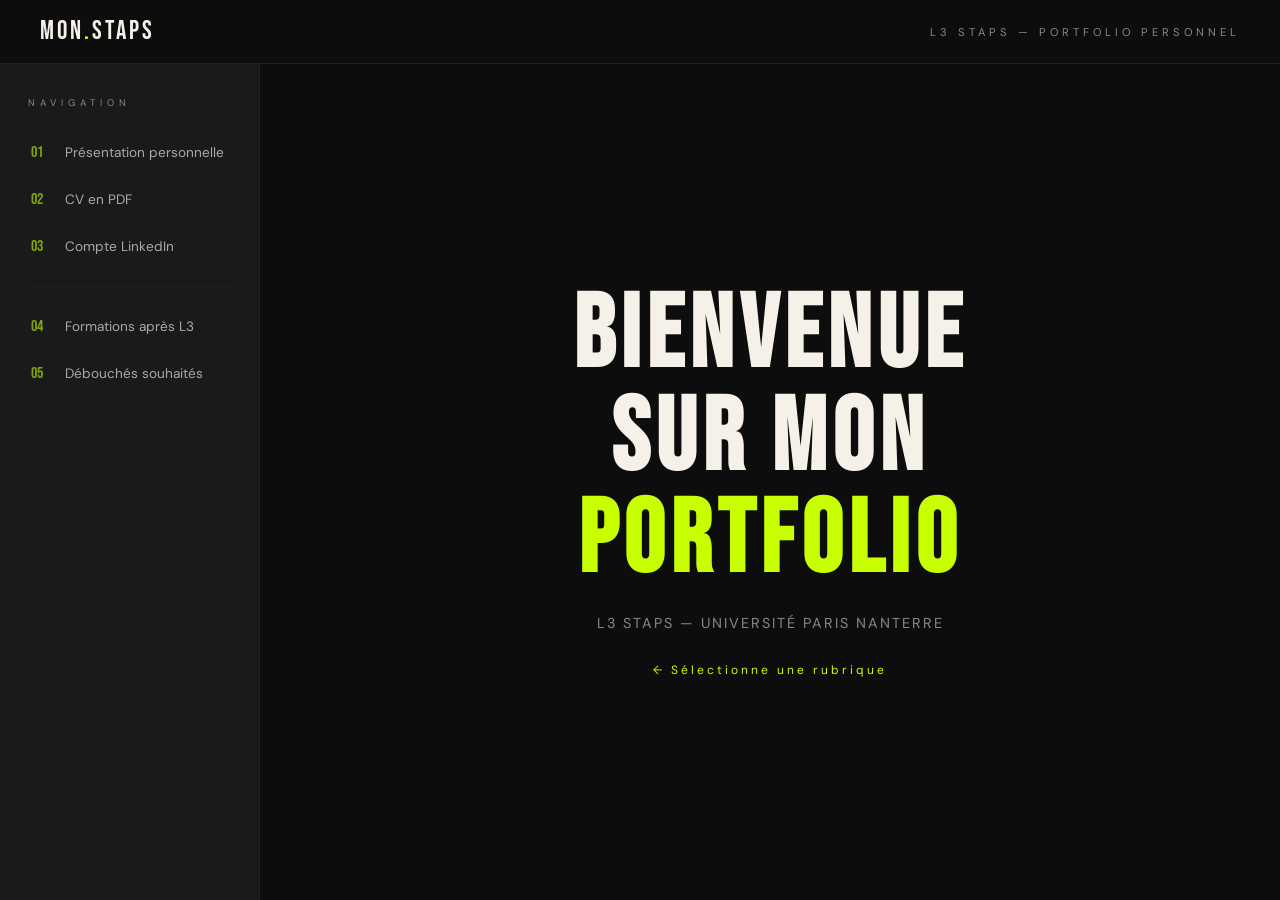
<file: index.html>
<!DOCTYPE html>
<html lang="fr">
<head>
  <meta charset="UTF-8">
  <meta name="viewport" content="width=device-width, initial-scale=1.0">
  <title>Mon Portfolio STAPS</title>
  <link rel="preconnect" href="https://fonts.googleapis.com">
  <link href="https://fonts.googleapis.com/css2?family=Bebas+Neue&family=DM+Sans:wght@300;400;500&display=swap" rel="stylesheet">
  <style>
    :root {
      --noir: #0d0d0d;
      --blanc: #f5f0e8;
      --accent: #c8ff00;
      --gris: #1a1a1a;
      --gris2: #2a2a2a;
      --texte-menu: #888;
    }

    * { margin: 0; padding: 0; box-sizing: border-box; }

    body {
      font-family: 'DM Sans', sans-serif;
      background: var(--noir);
      color: var(--blanc);
      height: 100vh;
      display: flex;
      flex-direction: column;
      overflow: hidden;
    }

    /* HEADER */
    header {
      display: flex;
      align-items: center;
      justify-content: space-between;
      padding: 0 40px;
      height: 64px;
      background: var(--noir);
      border-bottom: 1px solid #222;
      flex-shrink: 0;
      z-index: 10;
    }

    .logo {
      font-family: 'Bebas Neue', sans-serif;
      font-size: 1.6rem;
      letter-spacing: 3px;
      color: var(--blanc);
    }
    .logo span { color: var(--accent); }

    .header-tag {
      font-size: 0.7rem;
      letter-spacing: 4px;
      text-transform: uppercase;
      color: var(--texte-menu);
    }

    /* LAYOUT PRINCIPAL */
    .layout {
      display: flex;
      flex: 1;
      overflow: hidden;
    }

    /* SIDEBAR MENU */
    nav {
      width: 260px;
      flex-shrink: 0;
      background: var(--gris);
      border-right: 1px solid #222;
      display: flex;
      flex-direction: column;
      padding: 32px 0;
      overflow-y: auto;
    }

    .nav-label {
      font-size: 0.6rem;
      letter-spacing: 5px;
      text-transform: uppercase;
      color: var(--texte-menu);
      padding: 0 28px 20px;
    }

    nav a {
      display: flex;
      align-items: center;
      gap: 14px;
      padding: 14px 28px;
      text-decoration: none;
      color: #aaa;
      font-size: 0.85rem;
      font-weight: 400;
      border-left: 3px solid transparent;
      transition: all 0.2s;
      cursor: pointer;
    }

    nav a:hover, nav a.active {
      color: var(--blanc);
      background: var(--gris2);
      border-left-color: var(--accent);
    }

    nav a .num {
      font-family: 'Bebas Neue', sans-serif;
      font-size: 1rem;
      color: var(--accent);
      opacity: 0.6;
      width: 20px;
    }

    nav a:hover .num, nav a.active .num { opacity: 1; }

    .nav-divider {
      height: 1px;
      background: #222;
      margin: 16px 28px;
    }

    /* IFRAME ZONE */
    .content-area {
      flex: 1;
      position: relative;
      background: #111;
      overflow: hidden;
    }

    iframe {
      width: 100%;
      height: 100%;
      border: none;
      background: var(--blanc);
    }

    /* Écran d'accueil */
    .welcome {
      position: absolute;
      inset: 0;
      display: flex;
      flex-direction: column;
      align-items: center;
      justify-content: center;
      gap: 20px;
      background: var(--noir);
      text-align: center;
      transition: opacity 0.4s;
    }

    .welcome h1 {
      font-family: 'Bebas Neue', sans-serif;
      font-size: clamp(3rem, 8vw, 7rem);
      letter-spacing: 6px;
      line-height: 1;
    }

    .welcome h1 span { color: var(--accent); }

    .welcome p {
      color: var(--texte-menu);
      font-size: 0.9rem;
      letter-spacing: 2px;
      text-transform: uppercase;
    }

    .welcome .arrow {
      margin-top: 10px;
      font-size: 0.75rem;
      color: var(--accent);
      letter-spacing: 3px;
      animation: pulse 2s infinite;
    }

    @keyframes pulse {
      0%, 100% { opacity: 1; }
      50% { opacity: 0.3; }
    }

    .welcome.hidden { opacity: 0; pointer-events: none; }
  </style>
</head>
<body>

<header>
  <div class="logo">MON<span>.</span>STAPS</div>
  <div class="header-tag">L3 STAPS — Portfolio personnel</div>
</header>

<div class="layout">
  <nav>
    <div class="nav-label">Navigation</div>

    <a href="#" onclick="loadPage('presentation.html', this)">
      <span class="num">01</span> Présentation personnelle
    </a>
    <a href="#" onclick="loadPage('cv.html', this)">
      <span class="num">02</span> CV en PDF
    </a>
    <a href="#" onclick="loadPage('linkedin.html', this)">
      <span class="num">03</span> Compte LinkedIn
    </a>

    <div class="nav-divider"></div>

    <a href="#" onclick="loadPage('formations.html', this)">
      <span class="num">04</span> Formations après L3
    </a>
    <a href="#" onclick="loadPage('debouches.html', this)">
      <span class="num">05</span> Débouchés souhaités
    </a>
  </nav>

  <div class="content-area">
    <div class="welcome" id="welcome">
      <h1>BIENVENUE<br>SUR MON<br><span>PORTFOLIO</span></h1>
      <p>L3 STAPS — Université Paris Nanterre</p>
      <div class="arrow">← Sélectionne une rubrique</div>
    </div>
    <iframe id="mainFrame" src="" title="Contenu principal"></iframe>
  </div>
</div>

<script>
  function loadPage(page, el) {
    document.getElementById('welcome').classList.add('hidden');
    document.getElementById('mainFrame').src = page;
    document.querySelectorAll('nav a').forEach(a => a.classList.remove('active'));
    el.classList.add('active');
    return false;
  }
</script>

</body>
</html>
</file>
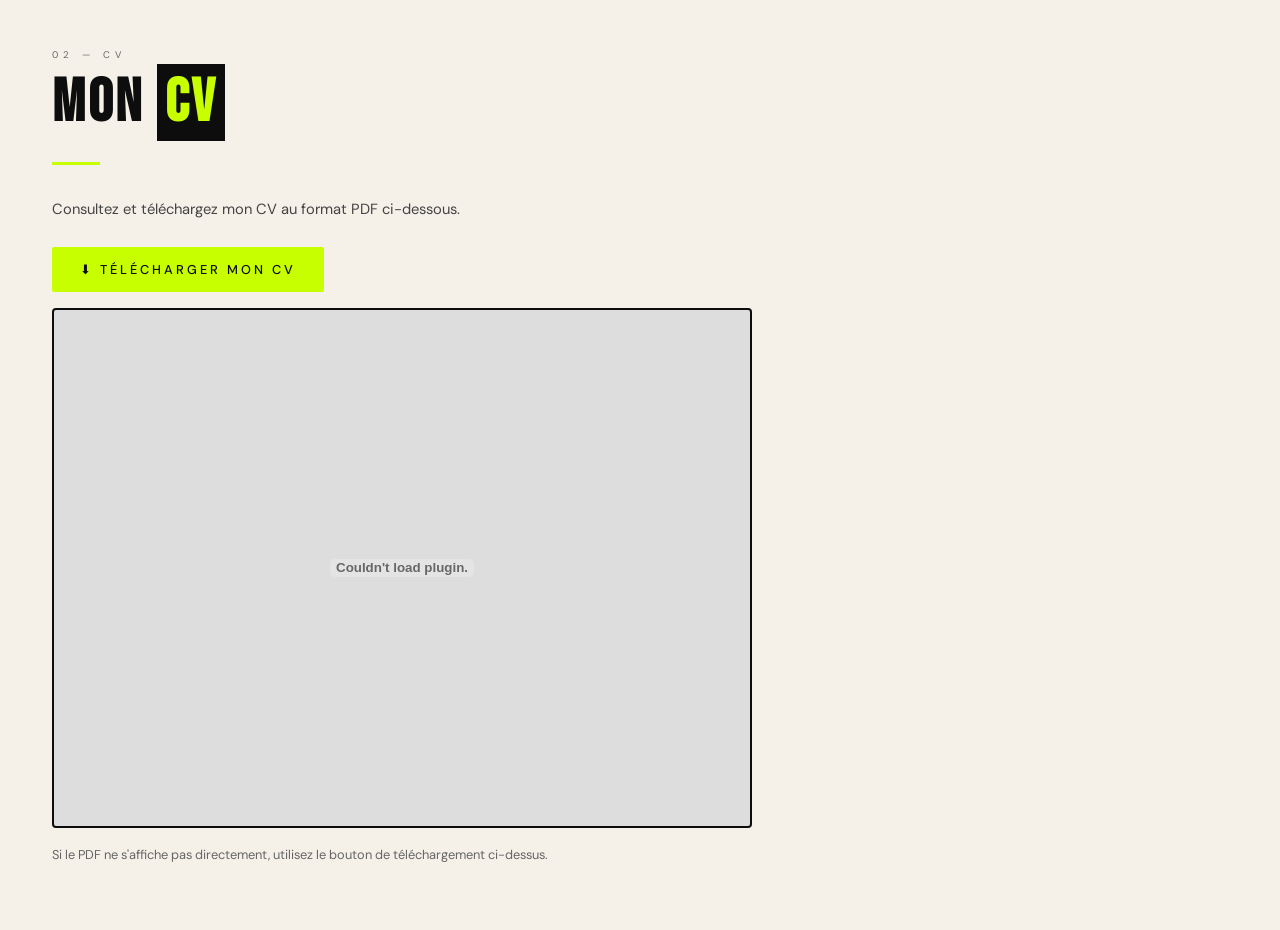
<file: cv.html>
<!DOCTYPE html>
<html lang="fr">
<head>
  <meta charset="UTF-8">
  <title>CV — Victor Guillemot</title>
  <link rel="stylesheet" href="style.css">
  <style>
    .pdf-wrapper {
      width: 100%;
      max-width: 700px;
      height: 520px;
      border: 2px solid var(--noir);
      border-radius: 4px;
      overflow: hidden;
      margin-top: 16px;
      background: #ddd;
    }
    .pdf-wrapper embed {
      width: 100%;
      height: 100%;
    }
  </style>
</head>
<body>

  <div class="page-tag">02 — CV</div>
  <h1>MON <span>CV</span></h1>
  <div class="divider"></div>

  <p>Consultez et téléchargez mon CV au format PDF ci-dessous.</p>

  <a class="btn accent" href="CV.pdf" download>⬇ Télécharger mon CV</a>

  <div class="pdf-wrapper">
    <embed src="CV.pdf" type="application/pdf" />
  </div>

  <p style="margin-top: 16px; font-size: 0.8rem; color: var(--texte-light);">
    Si le PDF ne s'affiche pas directement, utilisez le bouton de téléchargement ci-dessus.
  </p>

</body>
</html>
</file>
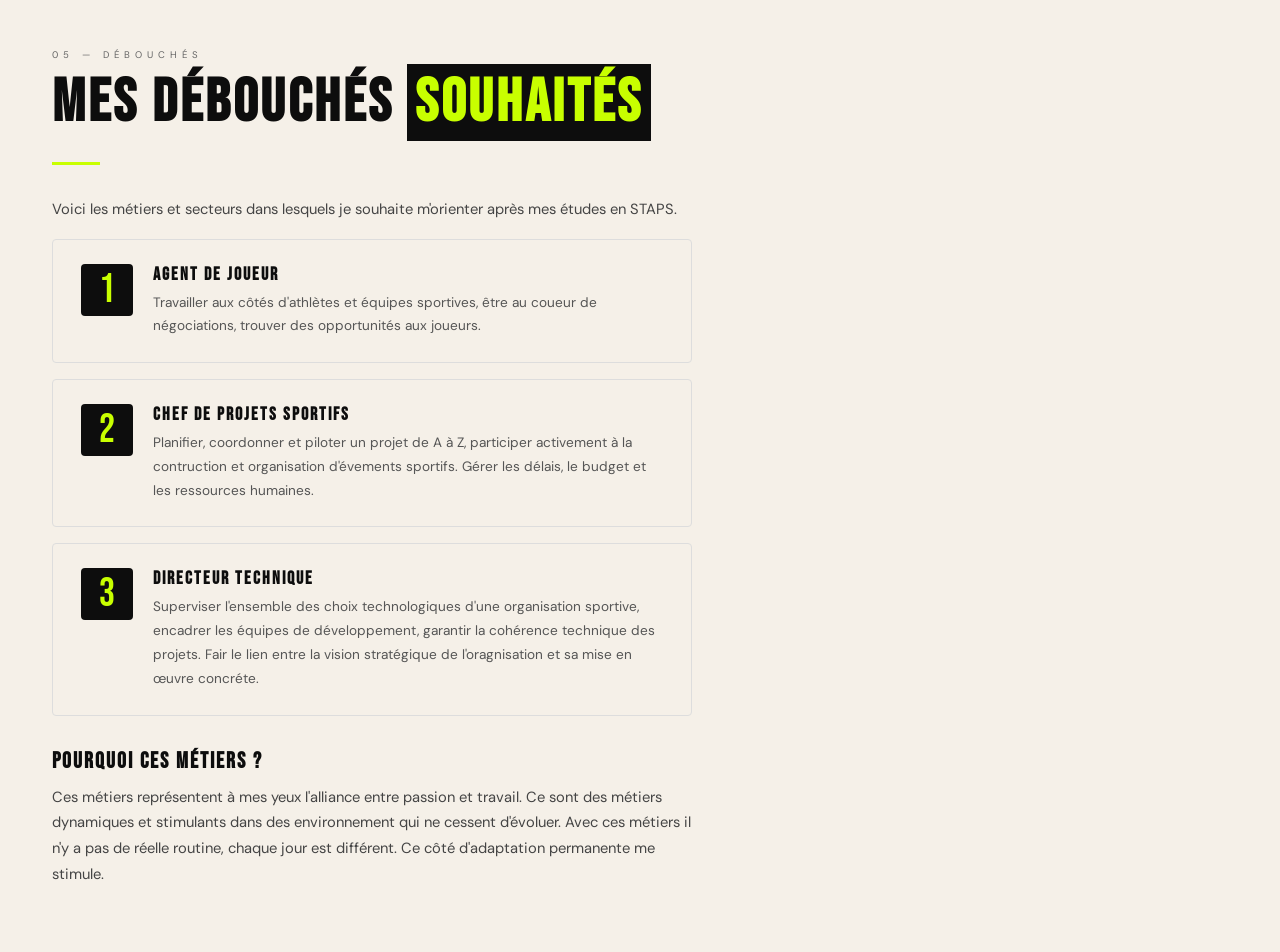
<file: debouches.html>
<!DOCTYPE html>
<html lang="fr">
<head>
  <meta charset="UTF-8">
  <title>Débouchés</title>
  <link rel="stylesheet" href="style.css">
  <style>
    .metier-card {
      max-width: 640px;
      border: 1px solid #ddd;
      border-radius: 4px;
      padding: 24px 28px;
      margin-bottom: 16px;
      display: flex;
      gap: 20px;
      align-items: flex-start;
    }
    .metier-num {
      font-family: 'Bebas Neue', sans-serif;
      font-size: 2.5rem;
      color: var(--accent);
      background: var(--noir);
      width: 52px;
      height: 52px;
      border-radius: 4px;
      display: flex;
      align-items: center;
      justify-content: center;
      flex-shrink: 0;
    }
    .metier-content h3 {
      font-family: 'Bebas Neue', sans-serif;
      font-size: 1.1rem;
      letter-spacing: 2px;
      margin-bottom: 6px;
      color: var(--noir);
    }
    .metier-content p {
      font-size: 0.85rem;
      color: #555;
      margin: 0;
      max-width: 100%;
    }
  </style>
</head>
<body>

  <div class="page-tag">05 — Débouchés</div>
  <h1>MES DÉBOUCHÉS <span>SOUHAITÉS</span></h1>
  <div class="divider"></div>

  <p>
    Voici les métiers et secteurs dans lesquels je souhaite m'orienter après mes études en STAPS. 
  </p>

  <div class="metier-card">
    <div class="metier-num">1</div>
    <div class="metier-content">
      <h3>Agent de joueur</h3>
      <p>
        Travailler aux côtés d'athlètes et équipes sportives, être au coueur de négociations, trouver des opportunités aux joueurs.
      </p>
    </div>
  </div>

  <div class="metier-card">
    <div class="metier-num">2</div>
    <div class="metier-content">
      <h3>Chef de projets sportifs</h3>
      <p>
        Planifier, coordonner et piloter un projet de A à Z, participer activement à la contruction et organisation d'évements sportifs. 
        Gérer les délais, le budget et les ressources humaines. 
        
      </p>
    </div>
  </div>

  <div class="metier-card">
    <div class="metier-num">3</div>
    <div class="metier-content">
      <h3>Directeur technique</h3>
      <p>
        Superviser l'ensemble des choix technologiques d'une organisation sportive, encadrer les équipes de développement, garantir la cohérence technique des projets.
        Fair le lien entre la vision stratégique de l'oragnisation et sa mise en œuvre concréte.
      </p>
    </div>
  </div>

  <h2>Pourquoi ces métiers ?</h2>
  <p>
    Ces métiers représentent à mes yeux l'alliance entre passion et travail. 
    Ce sont des métiers dynamiques et stimulants dans des environnement qui ne cessent d'évoluer.
    Avec ces métiers il n'y a pas de réelle routine, chaque jour est différent. Ce côté d'adaptation permanente me stimule.
  </p>

</body>
</html>
</file>
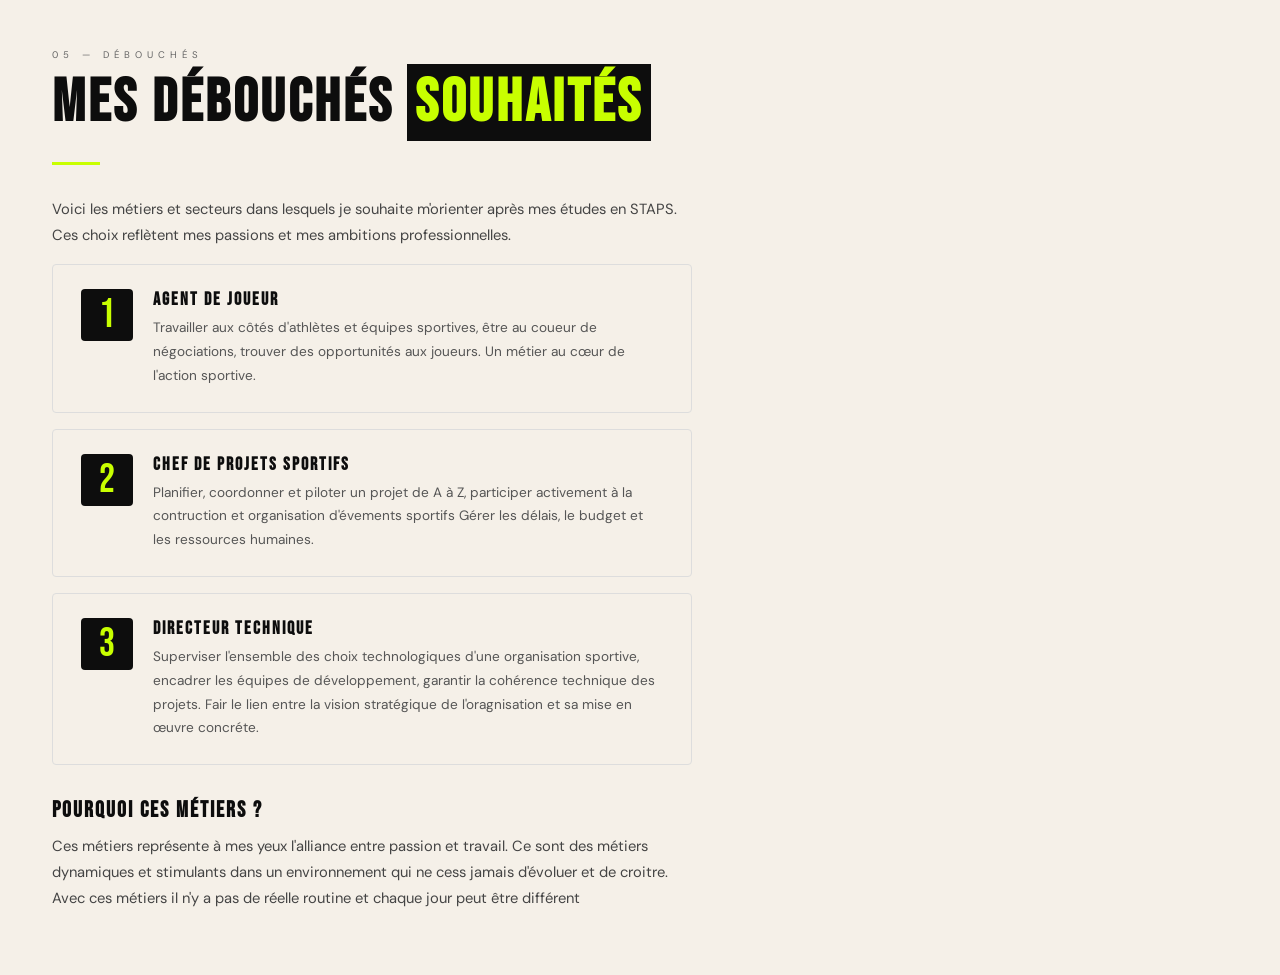
<file: débouchés.html>
<!DOCTYPE html>
<html lang="fr">
<head>
  <meta charset="UTF-8">
  <title>Débouchés</title>
  <link rel="stylesheet" href="style.css">
  <style>
    .metier-card {
      max-width: 640px;
      border: 1px solid #ddd;
      border-radius: 4px;
      padding: 24px 28px;
      margin-bottom: 16px;
      display: flex;
      gap: 20px;
      align-items: flex-start;
    }
    .metier-num {
      font-family: 'Bebas Neue', sans-serif;
      font-size: 2.5rem;
      color: var(--accent);
      background: var(--noir);
      width: 52px;
      height: 52px;
      border-radius: 4px;
      display: flex;
      align-items: center;
      justify-content: center;
      flex-shrink: 0;
    }
    .metier-content h3 {
      font-family: 'Bebas Neue', sans-serif;
      font-size: 1.1rem;
      letter-spacing: 2px;
      margin-bottom: 6px;
      color: var(--noir);
    }
    .metier-content p {
      font-size: 0.85rem;
      color: #555;
      margin: 0;
      max-width: 100%;
    }
  </style>
</head>
<body>

  <div class="page-tag">05 — Débouchés</div>
  <h1>MES DÉBOUCHÉS <span>SOUHAITÉS</span></h1>
  <div class="divider"></div>

  <p>
    Voici les métiers et secteurs dans lesquels je souhaite m'orienter après mes études en STAPS. 
    Ces choix reflètent mes passions et mes ambitions professionnelles.
  </p>

  <div class="metier-card">
    <div class="metier-num">1</div>
    <div class="metier-content">
      <h3>Agent de joueur</h3>
      <p>
        Travailler aux côtés d'athlètes et équipes sportives, être au coueur de négociations, trouver des opportunités aux joueurs.
        Un métier au cœur de l'action sportive.
      </p>
    </div>
  </div>

  <div class="metier-card">
    <div class="metier-num">2</div>
    <div class="metier-content">
      <h3>Chef de projets sportifs</h3>
      <p>
        Planifier, coordonner et piloter un projet de A à Z, participer activement à la contruction et organisation d'évements sportifs 
        Gérer les délais, le budget et les ressources humaines. 
        
      </p>
    </div>
  </div>

  <div class="metier-card">
    <div class="metier-num">3</div>
    <div class="metier-content">
      <h3>Directeur technique</h3>
      <p>
        Superviser l'ensemble des choix technologiques d'une organisation sportive, encadrer les équipes de développement, garantir la cohérence technique des projets.
        Fair le lien entre la vision stratégique de l'oragnisation et sa mise en œuvre concréte.
      </p>
    </div>
  </div>

  <h2>Pourquoi ces métiers ?</h2>
  <p>
    Ces métiers représente à mes yeux l'alliance entre passion et travail. 
    Ce sont des métiers dynamiques et stimulants dans un environnement qui ne cess jamais d'évoluer et de croitre.
    Avec ces métiers il n'y a pas de réelle routine et chaque jour peut être différent
  </p>

</body>
</html>
</file>
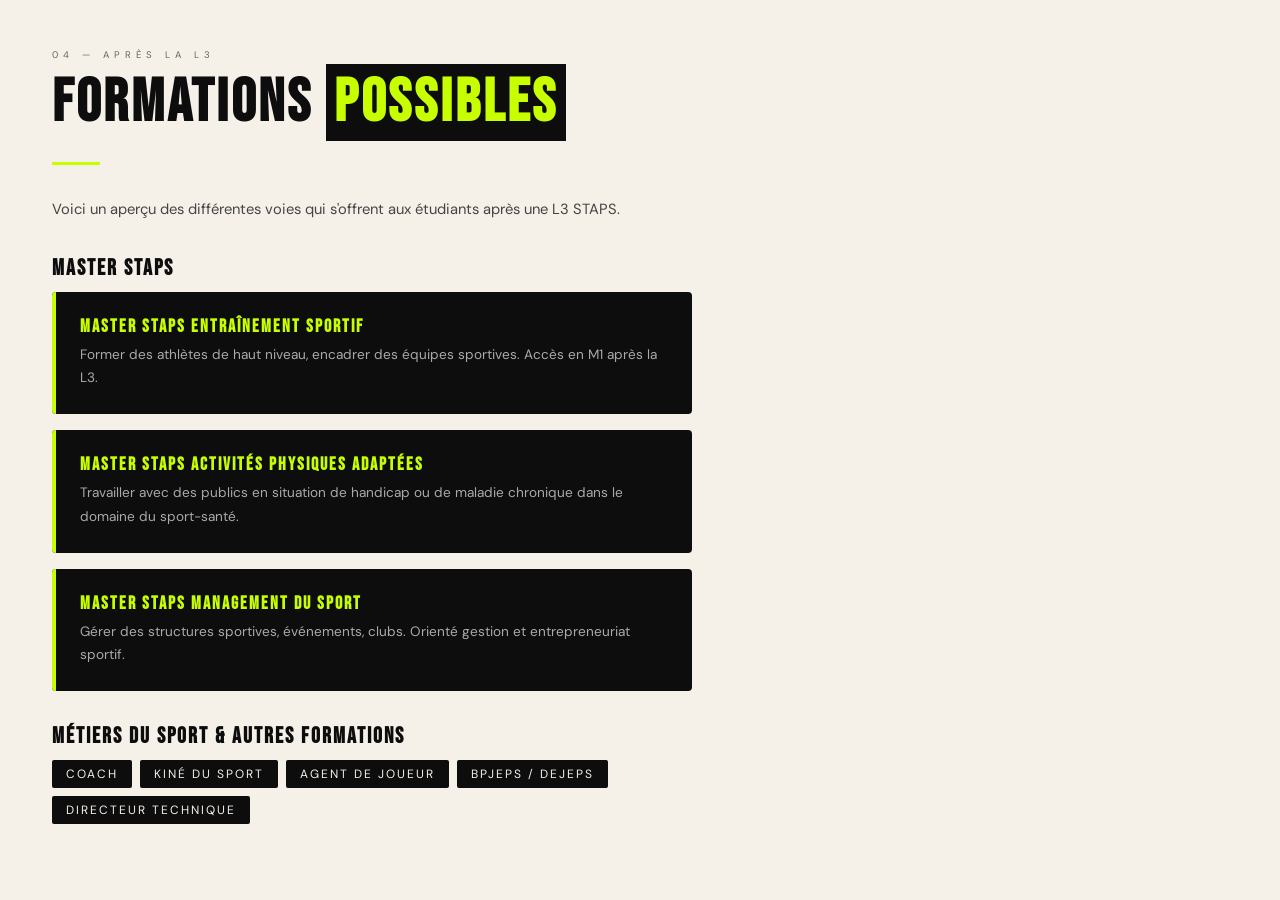
<file: formation.html>
<!DOCTYPE html>
<html lang="fr">
<head>
  <meta charset="UTF-8">
  <title>Formations</title>
  <link rel="stylesheet" href="style.css">
</head>
<body>

  <div class="page-tag">04 — Après la L3</div>
  <h1>FORMATIONS <span>POSSIBLES</span></h1>
  <div class="divider"></div>

  <p>Voici un aperçu des différentes voies qui s'offrent aux étudiants après une L3 STAPS.</p>

  <h2>Master STAPS</h2>
  <div class="card">
    <h3>Master STAPS Entraînement Sportif</h3>
    <p>Former des athlètes de haut niveau, encadrer des équipes sportives. Accès en M1 après la L3.</p>
  </div>
  <div class="card">
    <h3>Master STAPS Activités Physiques Adaptées</h3>
    <p>Travailler avec des publics en situation de handicap ou de maladie chronique dans le domaine du sport-santé.</p>
  </div>
  <div class="card">
    <h3>Master STAPS Management du Sport</h3>
    <p>Gérer des structures sportives, événements, clubs. Orienté gestion et entrepreneuriat sportif.</p>
  </div>

  <h2>Métiers du sport & autres formations</h2>
  <div class="tag-list">
    <span class="tag">Coach</span>
    <span class="tag">Kiné du sport</span>
    <span class="tag">Agent de joueur</span>
    <span class="tag">BPJEPS / DEJEPS</span>
    <span class="tag">Directeur technique</span>
  </div>

</body>
</html>
</file>
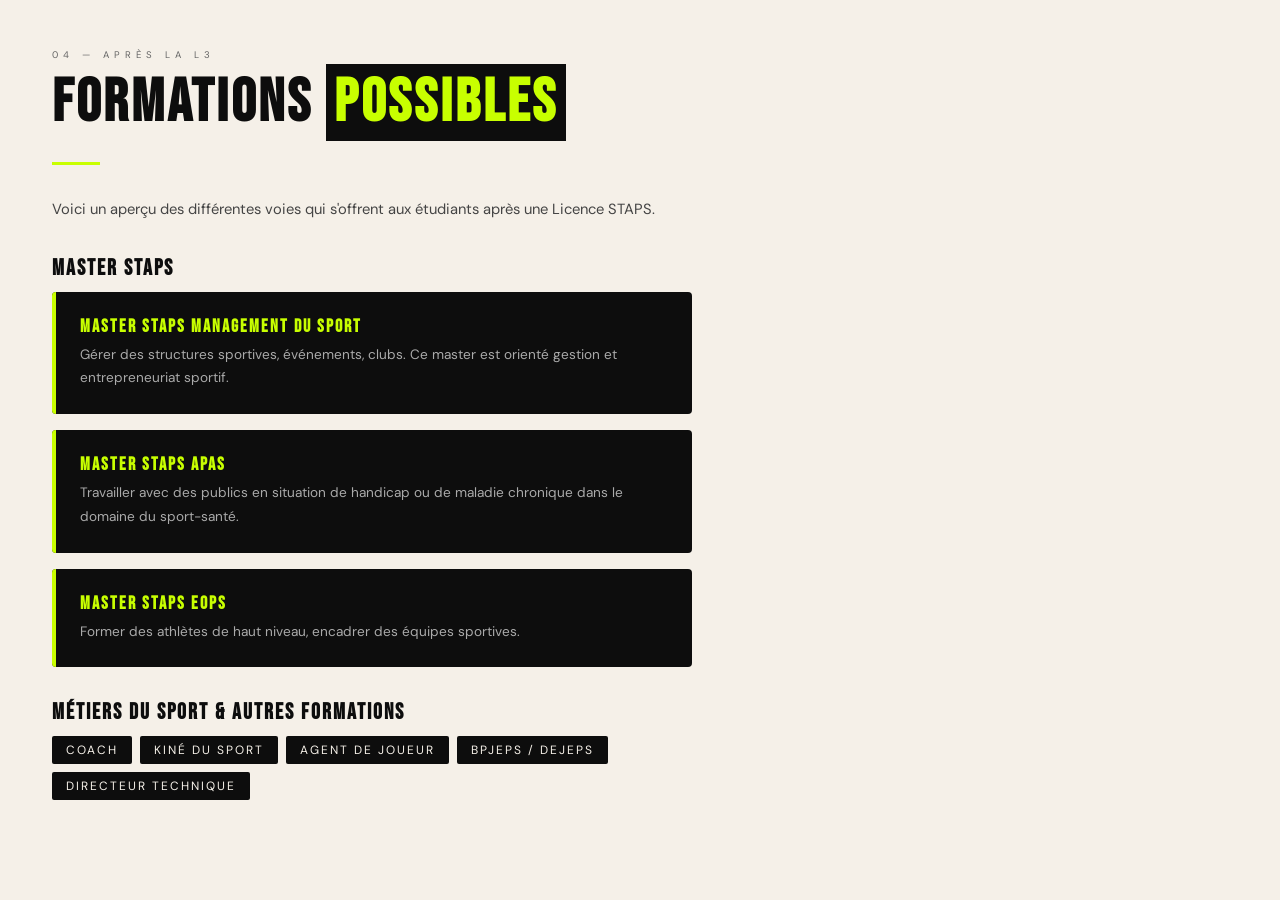
<file: formations.html>
<!DOCTYPE html>
<html lang="fr">
<head>
  <meta charset="UTF-8">
  <title>Formations</title>
  <link rel="stylesheet" href="style.css">
</head>
<body>

  <div class="page-tag">04 — Après la L3</div>
  <h1>FORMATIONS <span>POSSIBLES</span></h1>
  <div class="divider"></div>

  <p>Voici un aperçu des différentes voies qui s'offrent aux étudiants après une Licence STAPS.</p>

  <h2>Master STAPS</h2>
  <div class="card">
    <h3>Master STAPS Management du Sport</h3>
    <p>Gérer des structures sportives, événements, clubs. Ce master est orienté gestion et entrepreneuriat sportif.</p>
  </div>
  <div class="card">
    <h3>Master STAPS APAS</h3>
    <p>Travailler avec des publics en situation de handicap ou de maladie chronique dans le domaine du sport-santé.</p>
  </div>
  <div class="card">
    <h3>Master STAPS EOPS</h3>
    <p>Former des athlètes de haut niveau, encadrer des équipes sportives.</p>
  </div>

  <h2>Métiers du sport & autres formations</h2>
  <div class="tag-list">
    <span class="tag">Coach</span>
    <span class="tag">Kiné du sport</span>
    <span class="tag">Agent de joueur</span>
    <span class="tag">BPJEPS / DEJEPS</span>
    <span class="tag">Directeur technique</span>
  </div>

</body>
</html>
</file>
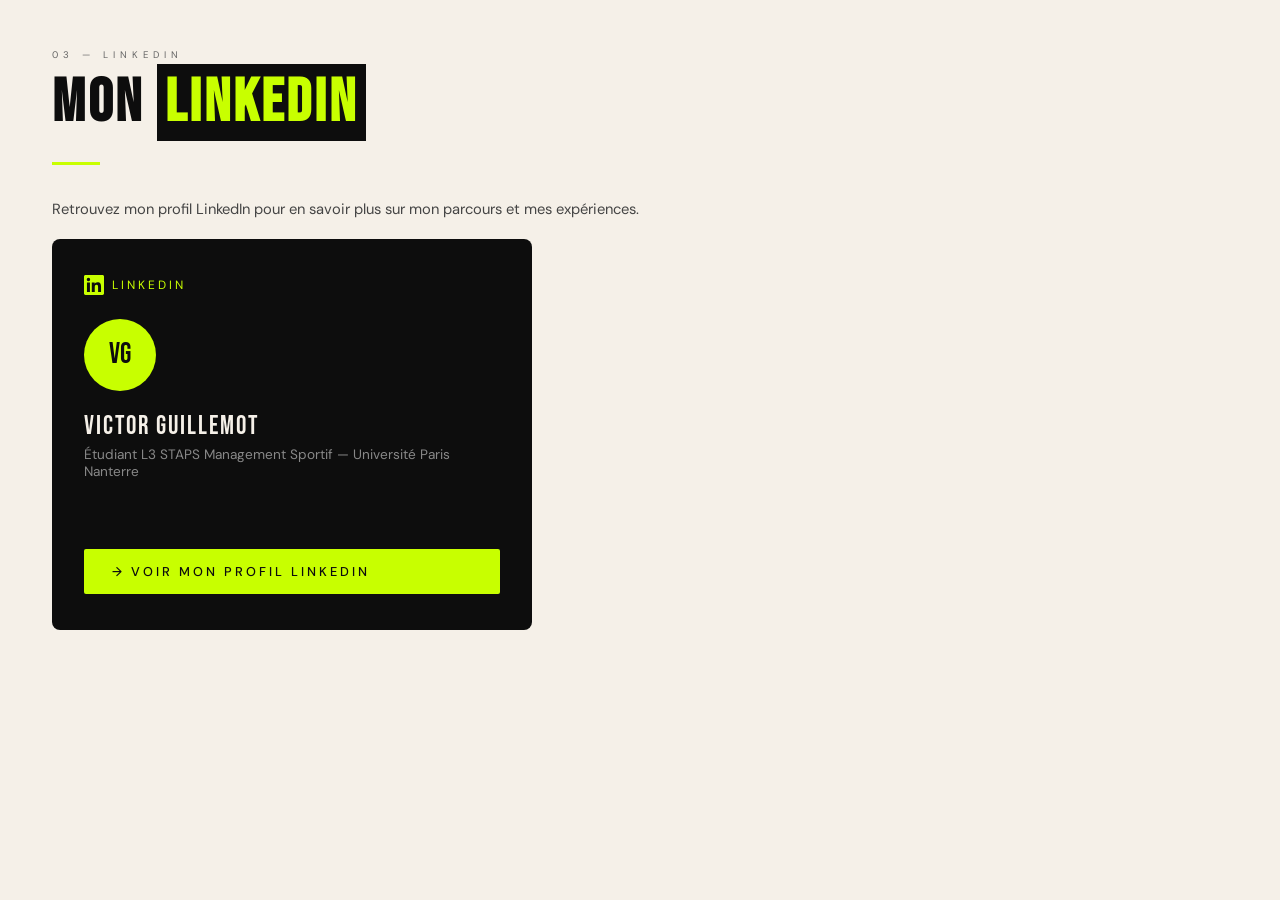
<file: linkedin.html>
<!DOCTYPE html>
<html lang="fr">
<head>
  <meta charset="UTF-8">
  <title>LinkedIn — Victor Guillemot</title>
  <link rel="stylesheet" href="style.css">
  <style>
    .linkedin-card {
      max-width: 480px;
      background: var(--noir);
      border-radius: 8px;
      padding: 36px 32px;
      display: flex;
      flex-direction: column;
      gap: 20px;
      margin-top: 8px;
    }
    .linkedin-card .avatar {
      width: 72px;
      height: 72px;
      border-radius: 50%;
      background: var(--accent);
      display: flex;
      align-items: center;
      justify-content: center;
      font-family: 'Bebas Neue', sans-serif;
      font-size: 1.8rem;
      color: var(--noir);
    }
    .linkedin-card .name {
      font-family: 'Bebas Neue', sans-serif;
      font-size: 1.6rem;
      letter-spacing: 2px;
      color: var(--blanc);
    }
    .linkedin-card .title {
      font-size: 0.85rem;
      color: #888;
      margin-top: 4px;
    }
    .linkedin-logo {
      display: flex;
      align-items: center;
      gap: 8px;
      font-size: 0.75rem;
      letter-spacing: 3px;
      text-transform: uppercase;
      color: var(--accent);
      margin-bottom: 4px;
    }
    .linkedin-logo svg { width: 20px; height: 20px; fill: var(--accent); }
    .info-row {
      display: flex;
      flex-direction: column;
      gap: 6px;
    }
    .info-row .line {
      font-size: 0.8rem;
      color: #777;
      display: flex;
      gap: 8px;
      align-items: center;
    }
    .info-row .line span { color: #aaa; }
  </style>
</head>
<body>

  <div class="page-tag">03 — LinkedIn</div>
  <h1>MON <span>LINKEDIN</span></h1>
  <div class="divider"></div>

  <p>Retrouvez mon profil LinkedIn pour en savoir plus sur mon parcours et mes expériences.</p>

  <div class="linkedin-card">
    <div class="linkedin-logo">
      <svg xmlns="http://www.w3.org/2000/svg" viewBox="0 0 24 24"><path d="M20.447 20.452h-3.554v-5.569c0-1.328-.027-3.037-1.852-3.037-1.853 0-2.136 1.445-2.136 2.939v5.667H9.351V9h3.414v1.561h.046c.477-.9 1.637-1.85 3.37-1.85 3.601 0 4.267 2.37 4.267 5.455v6.286zM5.337 7.433a2.062 2.062 0 0 1-2.063-2.065 2.064 2.064 0 1 1 2.063 2.065zm1.782 13.019H3.555V9h3.564v11.452zM22.225 0H1.771C.792 0 0 .774 0 1.729v20.542C0 23.227.792 24 1.771 24h20.451C23.2 24 24 23.227 24 22.271V1.729C24 .774 23.2 0 22.222 0h.003z"/></svg>
      LinkedIn
    </div>
    <div class="avatar">VG</div>
    <div>
      <div class="name">Victor Guillemot</div>
      <div class="title">Étudiant L3 STAPS Management Sportif — Université Paris Nanterre</div>
    </div>
  
  <br>
  <a class="btn accent" href="https://www.linkedin.com/in/victor-guillemot-62b51b3a6/" target="_blank">
    → Voir mon profil LinkedIn
  </a>

</body>
</html>
</file>
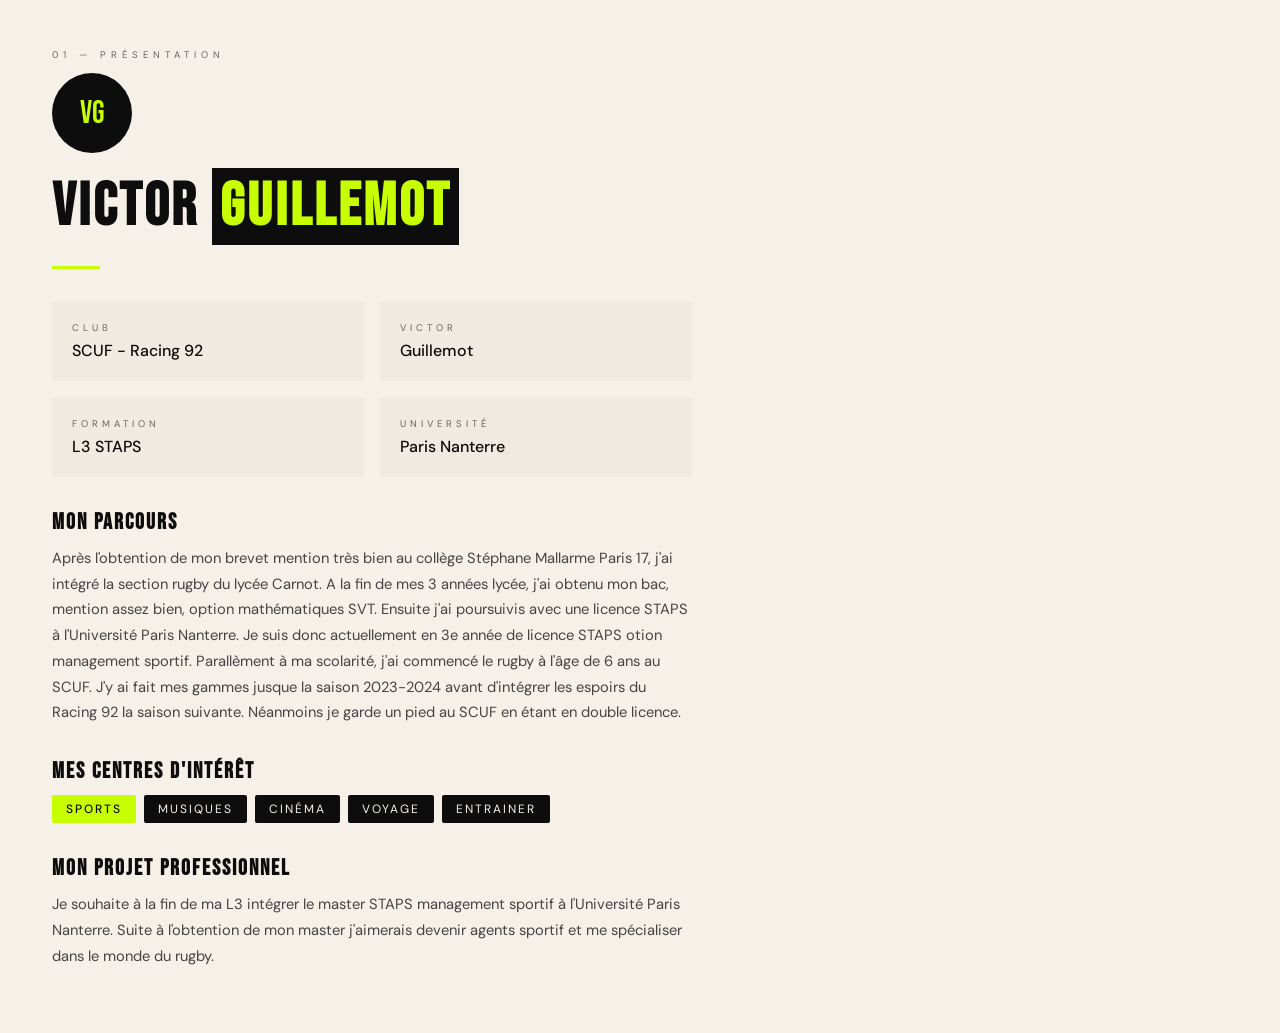
<file: presentation.html>
<!DOCTYPE html>
<html lang="fr">
<head>
  <meta charset="UTF-8">
  <title>Présentation</title>
  <link rel="stylesheet" href="style.css">
  <style>
    .intro-grid {
      display: grid;
      grid-template-columns: 1fr 1fr;
      gap: 16px;
      max-width: 640px;
      margin-bottom: 32px;
    }
    .info-block {
      background: #f0ebe0;
      border-radius: 4px;
      padding: 20px;
    }
    .info-block .label {
      font-size: 0.6rem;
      letter-spacing: 4px;
      text-transform: uppercase;
      color: var(--texte-light);
      margin-bottom: 6px;
    }
    .info-block .value {
      font-size: 1rem;
      font-weight: 500;
      color: var(--noir);
    }
    .avatar {
      width: 80px;
      height: 80px;
      border-radius: 50%;
      background: var(--noir);
      display: flex;
      align-items: center;
      justify-content: center;
      font-family: 'Bebas Neue', sans-serif;
      font-size: 2rem;
      color: var(--accent);
      margin-bottom: 24px;
    }
  </style>
</head>
<body>

  <div class="page-tag">01 — Présentation</div>
  <div class="avatar">VG</div>
  <h1>Victor <span>Guillemot</span></h1>
  <div class="divider"></div>

  <div class="intro-grid">
    <div class="info-block">
      <div class="label">Club</div>
      <div class="value">SCUF - Racing 92</div>
    </div>
    <div class="info-block">
      <div class="label">Victor</div>
      <div class="value">Guillemot</div>
    </div>
    <div class="info-block">
      <div class="label">Formation</div>
      <div class="value">L3 STAPS</div>
    </div>
    <div class="info-block">
      <div class="label">Université</div>
      <div class="value">Paris Nanterre</div>
    </div>
  </div>

  <h2>Mon parcours</h2>
  <p>
    Après l'obtention de mon brevet mention très bien au collège Stéphane Mallarme Paris 17, j'ai intégré la section rugby du lycée Carnot. A la fin de mes 3 années lycée, j'ai obtenu mon bac, mention assez bien, option mathématiques SVT. Ensuite j'ai poursuivis avec une licence STAPS à l'Université Paris Nanterre. Je suis donc actuellement en 3e année de licence STAPS otion management sportif. 
    Parallèment à ma scolarité, j'ai commencé le rugby à l'âge de 6 ans au SCUF. J'y ai fait mes gammes jusque la saison 2023-2024 avant d'intégrer les espoirs du Racing 92 la saison suivante. Néanmoins je garde un pied au SCUF en étant en double licence.

  <h2>Mes centres d'intérêt</h2>
  <div class="tag-list">
    <span class="tag accent">Sports</span>
    <span class="tag">Musiques</span>
    <span class="tag">Cinéma</span>
    <span class="tag">Voyage</span>
    <span class="tag">Entrainer</span>
  </div>

  <h2>Mon projet professionnel</h2>
  <p>
    Je souhaite à la fin de ma L3 intégrer le master STAPS management sportif à l'Université Paris Nanterre. 
    Suite à l'obtention de mon master j'aimerais devenir agents sportif et me spécialiser dans le monde du rugby.
  </p>

</body>
</html>
</file>
<file: style.css>
@import url('https://fonts.googleapis.com/css2?family=Bebas+Neue&family=DM+Sans:ital,wght@0,300;0,400;0,500;1,300&display=swap');

:root {
  --noir: #0d0d0d;
  --blanc: #f5f0e8;
  --accent: #c8ff00;
  --gris: #1a1a1a;
  --gris2: #2a2a2a;
  --texte: #333;
  --texte-light: #666;
}

* { margin: 0; padding: 0; box-sizing: border-box; }

body {
  font-family: 'DM Sans', sans-serif;
  background: var(--blanc);
  color: var(--texte);
  padding: 48px 52px;
  min-height: 100vh;
}

.page-tag {
  font-size: 0.6rem;
  letter-spacing: 5px;
  text-transform: uppercase;
  color: var(--texte-light);
  margin-bottom: 12px;
}

h1 {
  font-family: 'Bebas Neue', sans-serif;
  font-size: clamp(2.4rem, 5vw, 3.8rem);
  letter-spacing: 3px;
  line-height: 1;
  margin-bottom: 28px;
  color: var(--noir);
}

h1 span { color: var(--accent); background: var(--noir); padding: 2px 8px; }

.divider {
  height: 3px;
  width: 48px;
  background: var(--accent);
  margin-bottom: 32px;
}

h2 {
  font-family: 'Bebas Neue', sans-serif;
  font-size: 1.4rem;
  letter-spacing: 2px;
  color: var(--noir);
  margin-bottom: 10px;
  margin-top: 32px;
}

p {
  font-size: 0.92rem;
  line-height: 1.75;
  color: #444;
  margin-bottom: 16px;
  max-width: 640px;
}

.card {
  background: var(--noir);
  color: var(--blanc);
  border-radius: 4px;
  padding: 24px 28px;
  margin-bottom: 16px;
  max-width: 640px;
  position: relative;
  overflow: hidden;
}

.card::before {
  content: '';
  position: absolute;
  top: 0; left: 0;
  width: 4px; height: 100%;
  background: var(--accent);
}

.card h3 {
  font-family: 'Bebas Neue', sans-serif;
  font-size: 1.1rem;
  letter-spacing: 2px;
  color: var(--accent);
  margin-bottom: 6px;
}

.card p {
  color: #aaa;
  margin: 0;
  font-size: 0.85rem;
}

.tag-list {
  display: flex;
  flex-wrap: wrap;
  gap: 8px;
  margin-bottom: 24px;
  max-width: 640px;
}

.tag {
  background: var(--noir);
  color: var(--blanc);
  padding: 6px 14px;
  font-size: 0.75rem;
  letter-spacing: 2px;
  text-transform: uppercase;
  border-radius: 2px;
}

.tag.accent {
  background: var(--accent);
  color: var(--noir);
  font-weight: 500;
}

a.btn {
  display: inline-flex;
  align-items: center;
  gap: 10px;
  background: var(--noir);
  color: var(--blanc);
  text-decoration: none;
  padding: 14px 28px;
  font-size: 0.8rem;
  letter-spacing: 3px;
  text-transform: uppercase;
  border-radius: 2px;
  margin-top: 8px;
  transition: background 0.2s;
}

a.btn:hover {
  background: #333;
}

a.btn.accent {
  background: var(--accent);
  color: var(--noir);
  font-weight: 500;
}

a.btn.accent:hover { background: #b0e000; }
</file>
